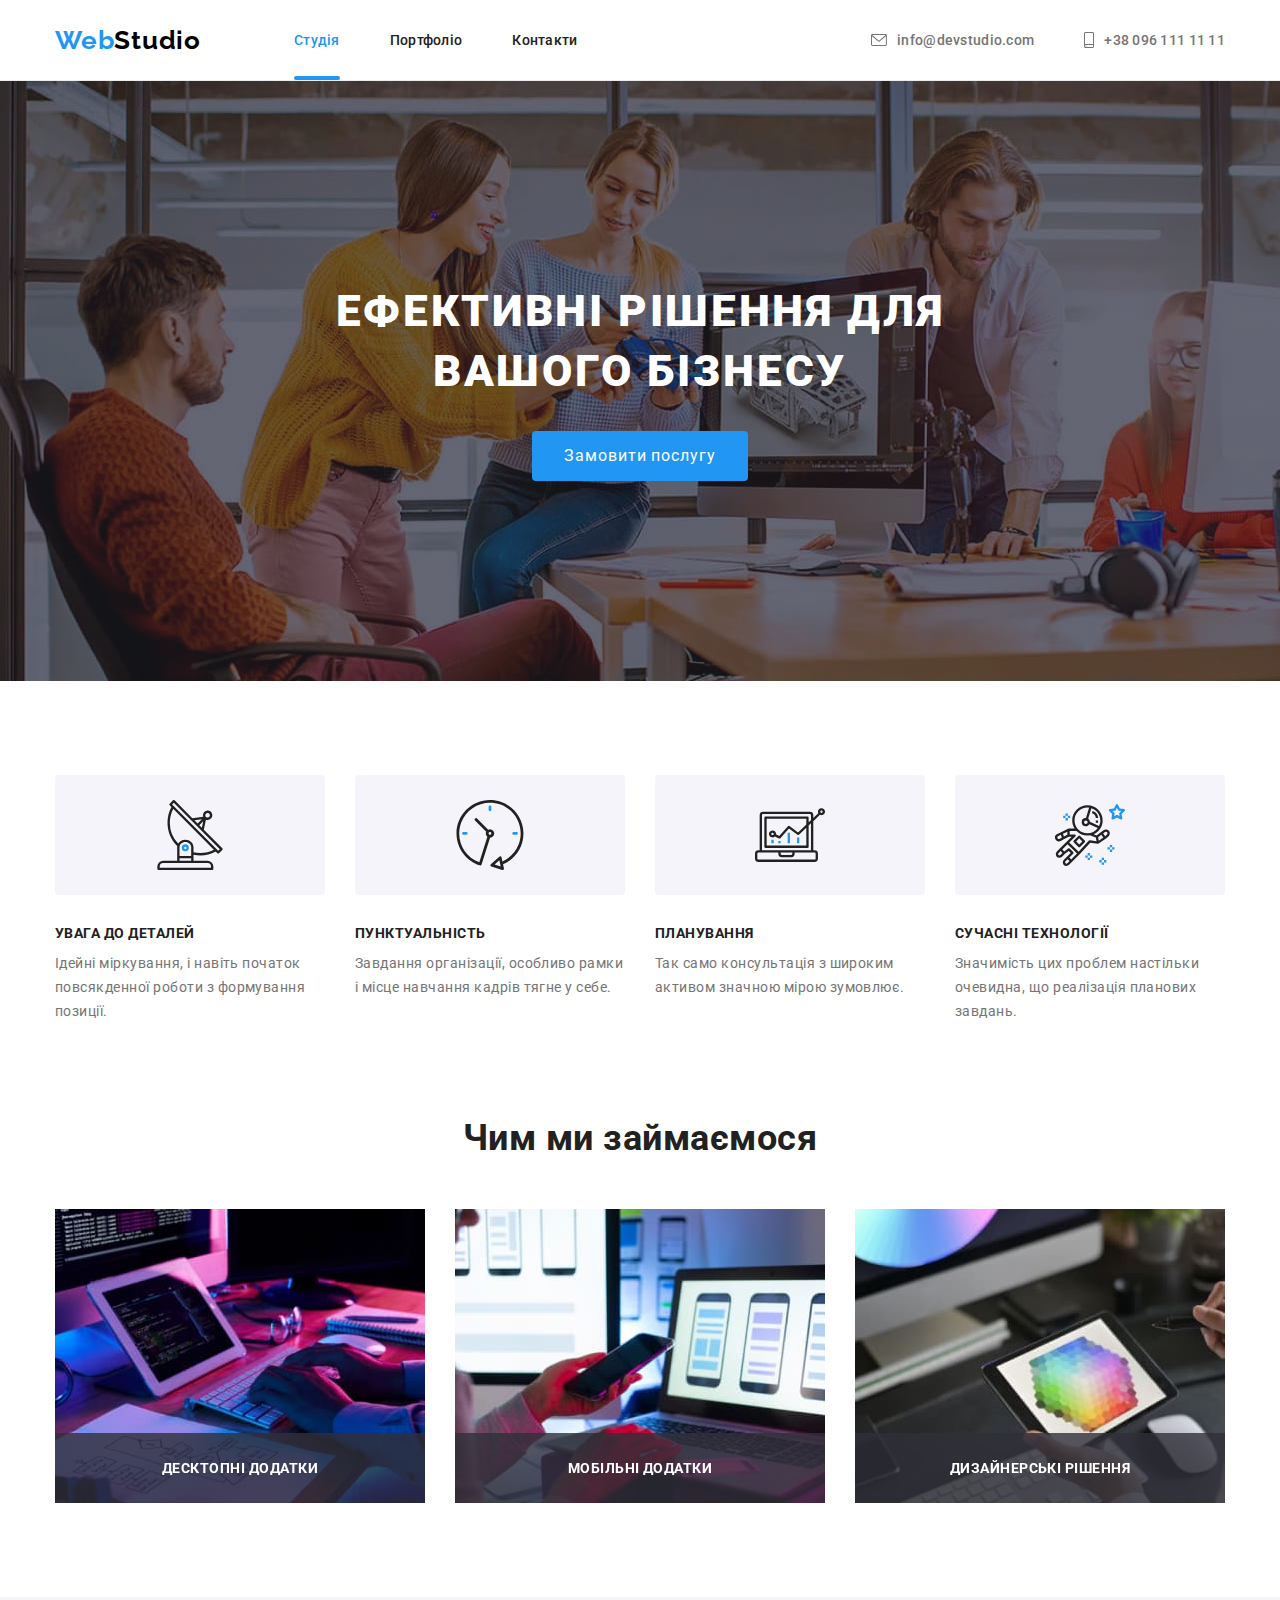
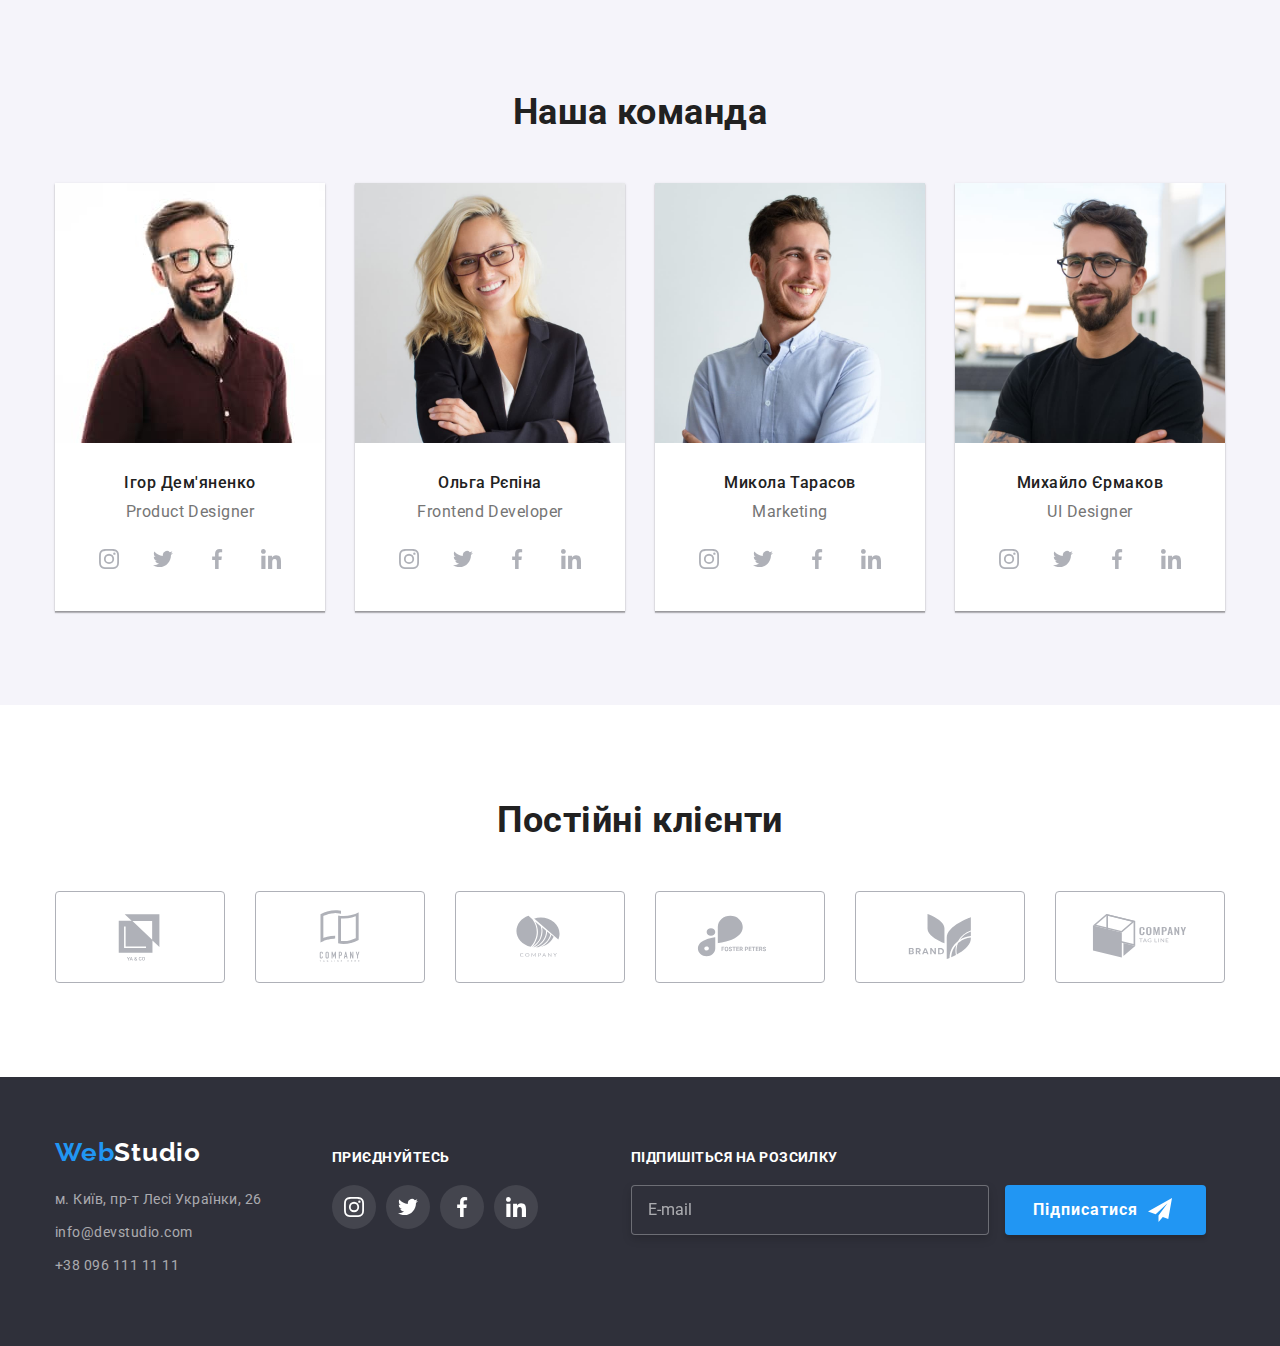
<file: index.html>
<!DOCTYPE html>
<html lang="uk">
  <head>
    <meta charset="UTF-8" />
    <meta http-equiv="X-UA-Compatible" content="IE=edge" />
    <meta name="viewport" content="width=device-width, initial-scale=1.0" />
    <title>Студія</title>
    <link
      href="https://fonts.googleapis.com/css2?family=Raleway:wght@700&family=Roboto:wght@400;500;700;900&display=swap"
      rel="stylesheet"
    />
    <link
      href="https://cdnjs.cloudflare.com/ajax/libs/modern-normalize/1.1.0/modern-normalize.min.css"
      rel="stylesheet"
    />
    <link href="./css/main.min.css" rel="stylesheet" />
  </head>
  <body>
    <!-- Хедер -->

    <header class="header">
      <div class="container main-nav">
        <a href="./index.html" class="logo"
          ><span class="logo__text">Web</span>Studio</a
        >
        <nav>
          <ul class="site-nav">
            <li class="site-nav__item">
              <a
                href="./index.html"
                class="site-nav__link site-nav__link--current"
                >Студія</a
              >
            </li>
            <li class="site-nav__item">
              <a href="./portfolio.html" class="site-nav__link">Портфоліо</a>
            </li>
            <li class="site-nav__item">
              <a href="" class="site-nav__link">Контакти</a>
            </li>
          </ul>
        </nav>
        <ul class="contacts">
          <li class="contacts__item">
            <a href="mailto:info@devstudio.com" class="contacts__link">
              <svg class="contacts__icon" width="16px" height="12px">
                <use href="./images/icons.svg#icon-envelope"></use>
              </svg>
              info@devstudio.com</a
            >
          </li>
          <li class="contacts__item">
            <a href="tel:+380961111111" class="contacts__link"
              ><svg class="contacts__icon" width="10px" height="16px">
                <use href="./images/icons.svg#icon-smartphone"></use>
              </svg>
              +38 096 111 11 11</a
            >
          </li>
        </ul>
      </div>
    </header>
    <main>
      <!-- Герой -->

      <section class="hero section background-hero">
        <div class="container">
          <h1 class="hero__title">Ефективні рішення для вашого бізнесу</h1>
          <button type="button" class="hero__button" data-modal-open>
            Замовити послугу
          </button>
        </div>
      </section>

      <div class="backdrop is-hidden" data-modal>
        <div class="modal">
          <form class="form">
            <h2 class="form__header">Залиште свої дані, ми вам передзвонимо</h2>
            <label class="form__field">
              <span class="form__label">Ім'я</span>
              <input type="text" name="name" class="form__input" />
              <svg class="form__icon" width="18px" height="18px">
                <use href="./images/icons.svg#icon-name-form-icon"></use>
              </svg>
            </label>

            <label class="form__field">
              <span class="form__label">Телефон</span>
              <input type="tel" name="tel" class="form__input" />
              <svg class="form__icon" width="18px" height="18px">
                <use href="./images/icons.svg#icon-phone-form-icon"></use>
              </svg>
            </label>

            <label class="form__field">
              <span class="form__label">Пошта</span>
              <input type="email" name="email" class="form__input" />
              <svg class="form__icon" width="18px" height="18px">
                <use href="./images/icons.svg#icon-email-form-icon"></use>
              </svg>
            </label>

            <label class="form__field">
              <textarea
                name="comment"
                placeholder="Введіть текст"
                class="form__input form__input--comment"
              ></textarea>
            </label>

            <label class="form__policy">
              <input
                type="checkbox"
                name="policy"
                class="form__checkbox--hidden"
              />
              <span class="form__checkbox"></span>Погоджуюся з розсилкою та
              приймаю <a href="" class="form__link">Умови договору</a></label
            >
            <div class="submit-center">
              <button type="submit" class="form__button">Відправити</button>
            </div>
          </form>
          <button class="modal__close-button" data-modal-close>
            <svg width="18px" height="18px">
              <use href="./images/icons.svg#icon-close-icon"></use>
            </svg>
          </button>
        </div>
      </div>

      <!-- Переваги -->

      <section class="section">
        <div class="container">
          <h2 class="advantages__header--visually-hidden">Переваги компанії</h2>
          <ul class="advantages">
            <li class="advantages__item">
              <div class="advantages__icon">
                <svg width="70px" height="70px">
                  <use href="./images/icons.svg#icon-antenna"></use>
                </svg>
              </div>
              <h3 class="advantages__title">УВАГА ДО ДЕТАЛЕЙ</h3>
              <p class="advantages__text">
                Ідейні міркування, і навіть початок повсякденної роботи з
                формування позиції.
              </p>
            </li>
            <li class="advantages__item">
              <div class="advantages__icon">
                <svg width="70px" height="70px">
                  <use href="./images/icons.svg#icon-clock"></use>
                </svg>
              </div>
              <h3 class="advantages__title">ПУНКТУАЛЬНІСТЬ</h3>
              <p class="advantages__text">
                Завдання організації, особливо рамки і місце навчання кадрів
                тягне у себе.
              </p>
            </li>
            <li class="advantages__item">
              <div class="advantages__icon">
                <svg width="70px" height="70px">
                  <use href="./images/icons.svg#icon-diagram"></use>
                </svg>
              </div>
              <h3 class="advantages__title">ПЛАНУВАННЯ</h3>
              <p class="advantages__text">
                Так само консультація з широким активом значною мірою зумовлює.
              </p>
            </li>
            <li class="advantages__item">
              <div class="advantages__icon">
                <svg width="70px" height="70px">
                  <use href="./images/icons.svg#icon-astronaut"></use>
                </svg>
              </div>
              <h3 class="advantages__title">СУЧАСНІ ТЕХНОЛОГІЇ</h3>
              <p class="advantages__text">
                Значимість цих проблем настільки очевидна, що реалізація
                планових завдань.
              </p>
            </li>
          </ul>
        </div>
      </section>

      <!-- Діяльність -->

      <section class="activity section">
        <div class="container">
          <h2 class="activity__header">Чим ми займаємося</h2>
          <ul class="activity__list">
            <li class="activity__item">
              <img
                src="./images/img.jpg"
                alt="робочий стіл з планшетом та клавіатурою"
                width="370"
                height="294"
              />
              <p class="activity__text">Десктопні додатки</p>
            </li>
            <li class="activity__item">
              <img
                src="./images/img(1).jpg"
                alt="ноутбук та смартфон в руках людини"
                width="370"
                height="294"
              />
              <p class="activity__text">Мобільні додатки</p>
            </li>
            <li class="activity__item">
              <img
                src="images/img(2).jpg"
                alt="планшет в руках людини"
                width="370"
                height="294"
              />
              <p class="activity__text">Дизайнерські рішення</p>
            </li>
          </ul>
        </div>
      </section>

      <!-- Команда -->

      <section class="team section">
        <div class="container">
          <h2 class="team__title">Наша команда</h2>
          <ul class="team__list">
            <li class="team__member">
              <img
                src="./images/ihor.jpg"
                alt="портрет Ігоря Дем'яненко"
                width="270"
                height="260"
              />
              <h3 class="team__name">Ігор Дем'яненко</h3>
              <p lang="en" class="team__position">Product Designer</p>
              <ul class="social-links">
                <li class="social-links__item">
                  <a href="" class="social-links__link"
                    ><svg class="social-links__icon" width="20px" height="20px">
                      <use href="./images/icons.svg#icon-instagram-team"></use>
                    </svg>
                  </a>
                </li>
                <li class="social-links__item">
                  <a href="" class="social-links__link"
                    ><svg class="social-links__icon" width="20px" height="20px">
                      <use href="./images/icons.svg#icon-twitter-team"></use>
                    </svg>
                  </a>
                </li>
                <li class="social-links__item">
                  <a href="" class="social-links__link"
                    ><svg class="social-links__icon" width="20px" height="20px">
                      <use href="./images/icons.svg#icon-facebook-team"></use>
                    </svg>
                  </a>
                </li>
                <li class="social-links__item">
                  <a href="" class="social-links__link"
                    ><svg class="social-links__icon" width="20px" height="20px">
                      <use href="./images/icons.svg#icon-linkedin-team"></use>
                    </svg>
                  </a>
                </li>
              </ul>
            </li>
            <li class="team__member">
              <img
                src="./images/olha.jpg"
                alt="портрет Ольги Рєпіной"
                width="270"
                height="260"
              />
              <h3 class="team__name">Ольга Рєпіна</h3>
              <p lang="en" class="team__position">Frontend Developer</p>
              <ul class="social-links">
                <li class="social-links__item">
                  <a href="" class="social-links__link"
                    ><svg class="social-links__icon" width="20px" height="20px">
                      <use href="./images/icons.svg#icon-instagram-team"></use>
                    </svg>
                  </a>
                </li>
                <li class="social-links__item">
                  <a href="" class="social-links__link"
                    ><svg class="social-links__icon" width="20px" height="20px">
                      <use href="./images/icons.svg#icon-twitter-team"></use>
                    </svg>
                  </a>
                </li>
                <li class="social-links__item">
                  <a href="" class="social-links__link"
                    ><svg class="social-links__icon" width="20px" height="20px">
                      <use href="./images/icons.svg#icon-facebook-team"></use>
                    </svg>
                  </a>
                </li>
                <li class="social-links__item">
                  <a href="" class="social-links__link"
                    ><svg class="social-links__icon" width="20px" height="20px">
                      <use href="./images/icons.svg#icon-linkedin-team"></use>
                    </svg>
                  </a>
                </li>
              </ul>
            </li>
            <li class="team__member">
              <img
                src="./images/mykola.jpg"
                alt="портрет Миколи Тарасова"
                width="270"
                height="260"
              />
              <h3 class="team__name">Микола Тарасов</h3>
              <p lang="en" class="team__position">Marketing</p>
              <ul class="social-links">
                <li class="social-links__item">
                  <a href="" class="social-links__link"
                    ><svg class="social-links__icon" width="20px" height="20px">
                      <use href="./images/icons.svg#icon-instagram-team"></use>
                    </svg>
                  </a>
                </li>
                <li class="social-links__item">
                  <a href="" class="social-links__link"
                    ><svg class="social-links__icon" width="20px" height="20px">
                      <use href="./images/icons.svg#icon-twitter-team"></use>
                    </svg>
                  </a>
                </li>
                <li class="social-links__item">
                  <a href="" class="social-links__link"
                    ><svg class="social-links__icon" width="20px" height="20px">
                      <use href="./images/icons.svg#icon-facebook-team"></use>
                    </svg>
                  </a>
                </li>
                <li class="social-links__item">
                  <a href="" class="social-links__link"
                    ><svg class="social-links__icon" width="20px" height="20px">
                      <use href="./images/icons.svg#icon-linkedin-team"></use>
                    </svg>
                  </a>
                </li>
              </ul>
            </li>
            <li class="team__member">
              <img
                src="./images/mykhailo.jpg"
                alt="портрет Михайла Єрмакова"
                width="270"
                height="260"
              />
              <h3 class="team__name">Михайло Єрмаков</h3>
              <p lang="en" class="team__position">UI Designer</p>
              <ul class="social-links">
                <li class="social-links__item">
                  <a href="" class="social-links__link"
                    ><svg class="social-links__icon" width="20px" height="20px">
                      <use href="./images/icons.svg#icon-instagram-team"></use>
                    </svg>
                  </a>
                </li>
                <li class="social-links__item">
                  <a href="" class="social-links__link"
                    ><svg class="social-links__icon" width="20px" height="20px">
                      <use href="./images/icons.svg#icon-twitter-team"></use>
                    </svg>
                  </a>
                </li>
                <li class="social-links__item">
                  <a href="" class="social-links__link"
                    ><svg class="social-links__icon" width="20px" height="20px">
                      <use href="./images/icons.svg#icon-facebook-team"></use>
                    </svg>
                  </a>
                </li>
                <li class="social-links__item">
                  <a href="" class="social-links__link"
                    ><svg class="social-links__icon" width="20px" height="20px">
                      <use href="./images/icons.svg#icon-linkedin-team"></use>
                    </svg>
                  </a>
                </li>
              </ul>
            </li>
          </ul>
        </div>
      </section>
    </main>

    <!-- Клієнти -->

    <section class="section">
      <div class="container">
        <h2 class="clients__title">Постійні клієнти</h2>
        <ul class="clients">
          <li class="clients__item">
            <a href="" class="clients__link"
              ><svg class="clients__logo" width="106px" height="60px">
                <use href="./images/icons.svg#icon-client-1"></use>
              </svg>
            </a>
          </li>
          <li class="clients__item">
            <a href="" class="clients__link"
              ><svg class="clients__logo" width="106px" height="60px">
                <use href="./images/icons.svg#icon-client-2"></use>
              </svg>
            </a>
          </li>
          <li class="clients__item">
            <a href="" class="clients__link"
              ><svg class="clients__logo" width="106px" height="60px">
                <use href="./images/icons.svg#icon-client-3"></use>
              </svg>
            </a>
          </li>
          <li class="clients__item">
            <a href="" class="clients__link"
              ><svg class="clients__logo" width="106px" height="60px">
                <use href="./images/icons.svg#icon-client-4"></use>
              </svg>
            </a>
          </li>
          <li class="clients__item">
            <a href="" class="clients__link"
              ><svg class="clients__logo" width="106px" height="60px">
                <use href="./images/icons.svg#icon-client-5"></use>
              </svg>
            </a>
          </li>
          <li class="clients__item">
            <a href="" class="clients__link"
              ><svg class="clients__logo" width="106px" height="60px">
                <use href="./images/icons.svg#icon-client-6"></use>
              </svg>
            </a>
          </li>
        </ul>
      </div>
    </section>

    <!-- Футер -->

    <footer class="footer">
      <div class="container footer-flex">
        <div class="address-style">
          <a href="" class="logo footer__logo"
            ><span class="logo__text">Web</span>Studio</a
          >
          <address class="address">
            <a
              href="https://goo.gl/maps/XgKgjnSqyvrGUe3z9"
              class="address__link"
              >м. Київ, пр-т Лесі Українки, 26</a
            ><br />
            <a href="mailto:info@devstudio.com" class="address__link"
              >info@devstudio.com</a
            ><br />
            <a href="tel:+380961111111" class="address__link"
              >+38 096 111 11 11</a
            >
          </address>
        </div>
        <div class="social-networks">
          <h2 class="social-networks__header">приєднуйтесь</h2>
          <ul class="social-networks__list">
            <li class="social-networks__item">
              <a href="" class="social-networks__link"
                ><svg class="social-networks__logo" width="20px" height="20px">
                  <use href="./images/icons.svg#icon-instagram-footer"></use>
                </svg>
              </a>
            </li>
            <li class="social-networks__item">
              <a href="" class="social-networks__link"
                ><svg class="social-networks__logo" width="20px" height="20px">
                  <use href="./images/icons.svg#icon-twitter-footer"></use>
                </svg>
              </a>
            </li>
            <li class="social-networks__item">
              <a href="" class="social-networks__link"
                ><svg class="social-networks__logo" width="20px" height="20px">
                  <use href="./images/icons.svg#icon-facebook-footer"></use>
                </svg>
              </a>
            </li>
            <li class="social-networks__item">
              <a href="" class="social-networks__link"
                ><svg class="social-networks__logo" width="20px" height="20px">
                  <use href="./images/icons.svg#icon-linkedin-footer"></use>
                </svg>
              </a>
            </li>
          </ul>
        </div>
        <div class="mailing">
          <form>
            <h2 class="mailing__header">Підпишіться на розсилку</h2>
            <input
              type="email"
              name="email"
              id="email"
              placeholder="E-mail"
              class="mailing__input"
            />
            <button type="submit" class="mailing__button">
              Підписатися
              <svg class="mailing__icon" width="24px" height="24px">
                <use href="./images/icons.svg#icon-icon-send"></use>
              </svg>
            </button>
          </form>
        </div>
      </div>
    </footer>
    <script src="./js/modal.js"></script>
  </body>
</html>
</file>
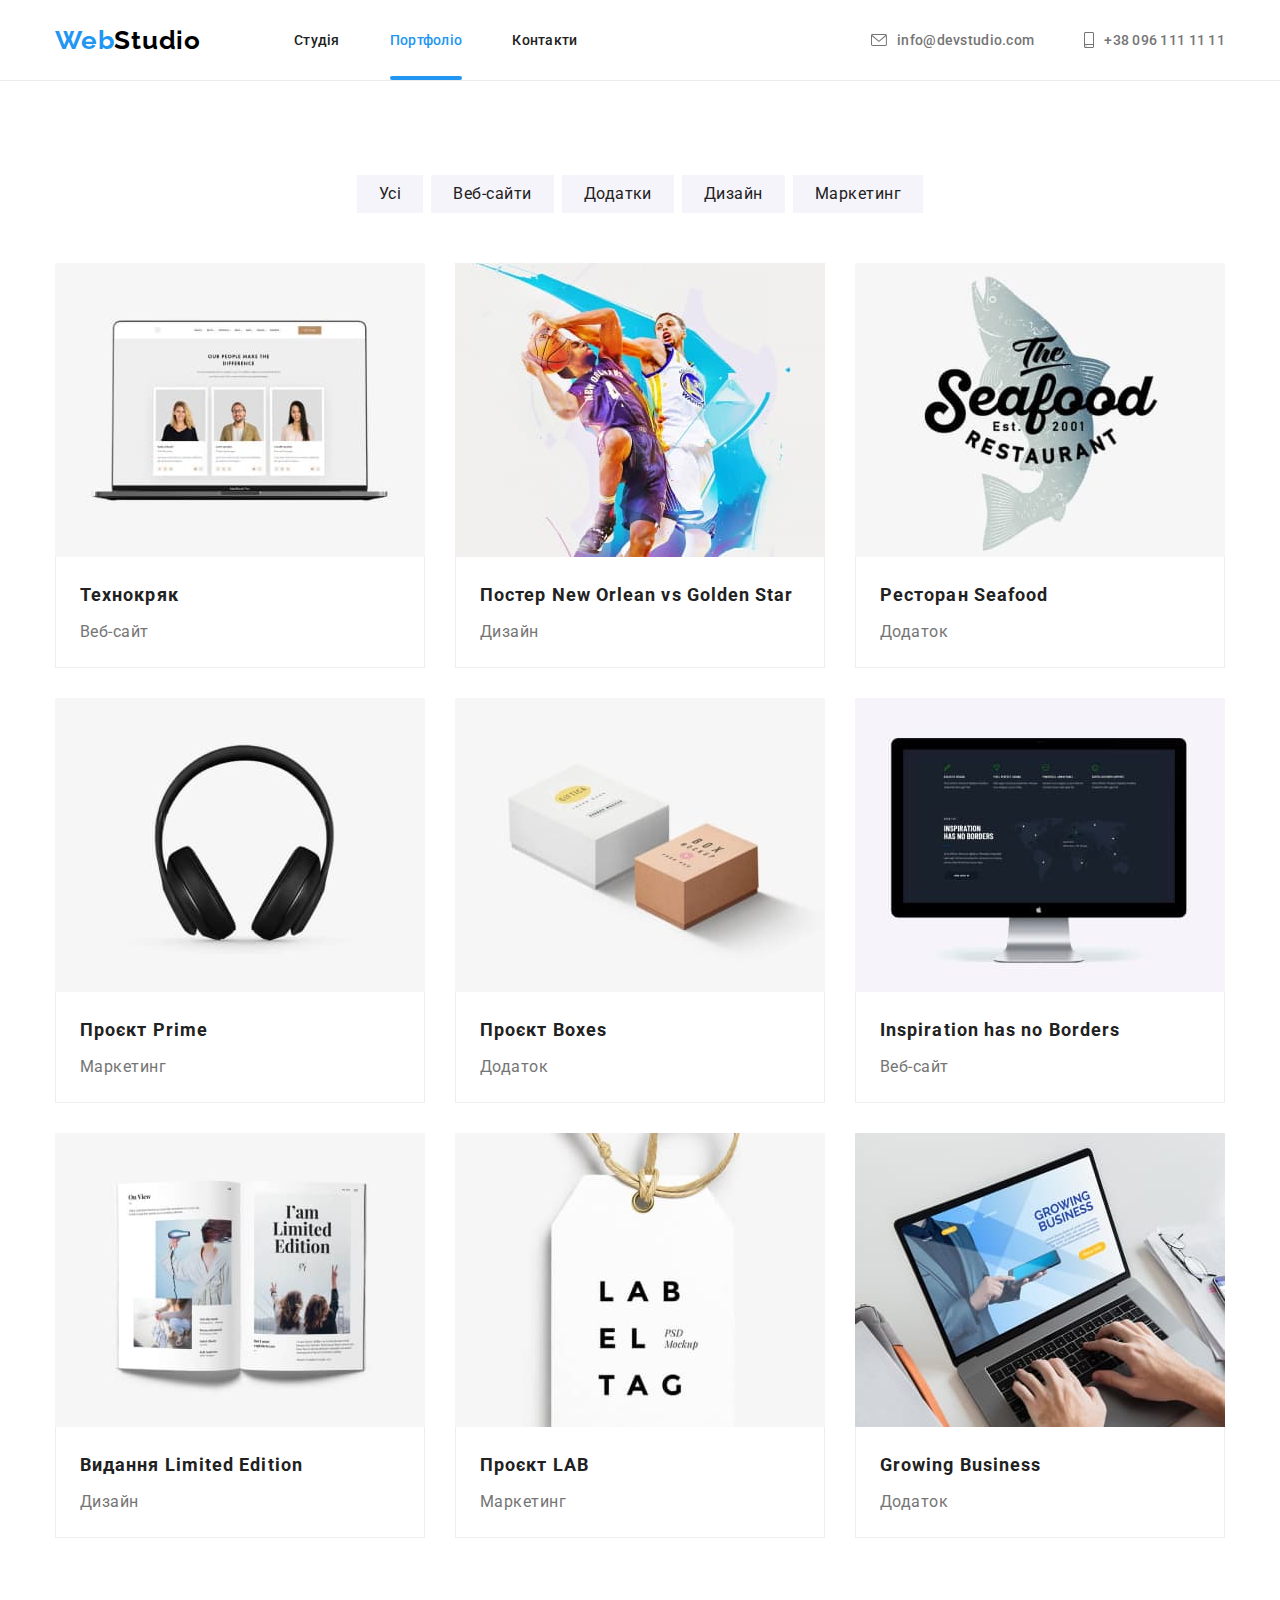
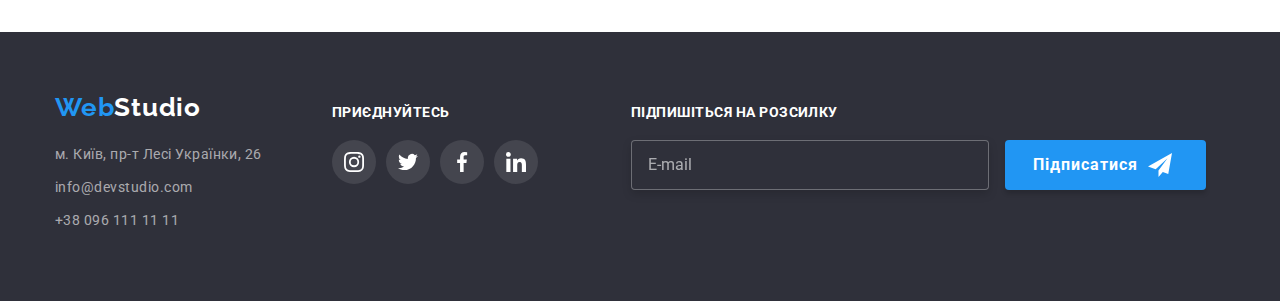
<file: portfolio.html>
<!DOCTYPE html>
<html lang="uk">
  <head>
    <meta charset="UTF-8" />
    <meta http-equiv="X-UA-Compatible" content="IE=edge" />
    <meta name="viewport" content="width=device-width, initial-scale=1.0" />
    <title>Портфоліо</title>
    <link
      href="https://fonts.googleapis.com/css2?family=Raleway:wght@700&family=Roboto:wght@400;500;700;900&display=swap"
      rel="stylesheet"
    />
    <link
      href="https://cdnjs.cloudflare.com/ajax/libs/modern-normalize/1.1.0/modern-normalize.min.css"
      rel="stylesheet"
    />
    <link href="./css/main.min.css" rel="stylesheet" />
  </head>
  <body>
    <header class="header">
      <div class="container main-nav">
        <a href="./index.html" class="logo"
          ><span class="logo__text">Web</span>Studio</a
        >
        <nav>
          <ul class="site-nav">
            <li class="site-nav__item">
              <a href="./index.html" class="site-nav__link">Студія</a>
            </li>
            <li class="site-nav__item">
              <a
                href="./portfolio.html"
                class="site-nav__link site-nav__link--current"
                >Портфоліо</a
              >
            </li>
            <li class="site-nav__item">
              <a href="" class="site-nav__link">Контакти</a>
            </li>
          </ul>
        </nav>
        <ul class="contacts">
          <li class="contacts__item">
            <a href="mailto:info@devstudio.com" class="contacts__link">
              <svg class="contacts__icon" width="16px" height="12px">
                <use href="./images/icons.svg#icon-envelope"></use>
              </svg>
              info@devstudio.com</a
            >
          </li>
          <li class="contacts__item">
            <a href="tel:+380961111111" class="contacts__link"
              ><svg class="contacts__icon" width="10px" height="16px">
                <use href="./images/icons.svg#icon-smartphone"></use>
              </svg>
              +38 096 111 11 11</a
            >
          </li>
        </ul>
      </div>
    </header>
    <main>
      <!-- Приклади робіт -->

      <section class="portfolio section">
        <div class="container">
          <h1 class="portfolio__header--visually-hidden">Наше портфоліо</h1>
          <ul class="portfolio__filter">
            <li class="portfolio__item">
              <button
                type="button"
                class="portfolio__button portfolio__button---wide"
              >
                Усі
              </button>
            </li>
            <li class="portfolio__item">
              <button type="button" class="portfolio__button">Веб-сайти</button>
            </li>
            <li class="portfolio__item">
              <button type="button" class="portfolio__button">Додатки</button>
            </li>
            <li class="portfolio__item">
              <button type="button" class="portfolio__button">Дизайн</button>
            </li>
            <li class="portfolio__item">
              <button type="button" class="portfolio__button">Маркетинг</button>
            </li>
          </ul>
          <ul class="portfolio__examples">
            <li class="portfolio__example">
              <a href="" class="portfolio__link">
                <div class="portfolio__thumb">
                  <img
                    src="./images/second-hw/1.jpg"
                    alt="ноутбук"
                    width="370"
                    height="294"
                  />
                  <div class="overlay">
                    <p class="overlay__text">
                      Ресурс пропонує комплексні пропозиції з різним рівнем
                      функціоналу та сервісів. Все це дозволить відвідувачу
                      отримати вичерпні відомості про компанію чи приватну
                      особу.
                    </p>
                  </div>
                </div>
                <div class="content-border">
                  <h2 class="portfolio__title">Технокряк</h2>
                  <p class="portfolio__text">Веб-сайт</p>
                </div>
              </a>
            </li>
            <li class="portfolio__example">
              <a href="" class="portfolio__link">
                <div class="portfolio__thumb">
                  <img
                    src="./images/second-hw/2.jpg"
                    alt="два баскетболісти"
                    width="370"
                    height="294"
                  />
                  <div class="overlay">
                    <p class="overlay__text">
                      Ресурс пропонує комплексні пропозиції з різним рівнем
                      функціоналу та сервісів. Все це дозволить відвідувачу
                      отримати вичерпні відомості про компанію чи приватну
                      особу.
                    </p>
                  </div>
                </div>
                <div class="content-border">
                  <h2 class="portfolio__title">
                    Постер New Orlean vs Golden Star
                  </h2>
                  <p class="portfolio__text">Дизайн</p>
                </div>
              </a>
            </li>
            <li class="portfolio__example">
              <a href="" class="portfolio__link">
                <div class="portfolio__thumb">
                  <img
                    src="./images/second-hw/3.jpg"
                    alt="лого ресторану"
                    width="370"
                    height="294"
                  />
                  <div class="overlay">
                    <p class="overlay__text">
                      Ресурс пропонує комплексні пропозиції з різним рівнем
                      функціоналу та сервісів. Все це дозволить відвідувачу
                      отримати вичерпні відомості про компанію чи приватну
                      особу.
                    </p>
                  </div>
                </div>
                <div class="content-border">
                  <h2 class="portfolio__title">Ресторан Seafood</h2>
                  <p class="portfolio__text">Додаток</p>
                </div>
              </a>
            </li>
            <li class="portfolio__example">
              <a href="" class="portfolio__link">
                <div class="portfolio__thumb">
                  <img
                    src="./images/second-hw/4.jpg"
                    alt="навушники"
                    width="370"
                    height="294"
                  />
                  <div class="overlay">
                    <p class="overlay__text">
                      Ресурс пропонує комплексні пропозиції з різним рівнем
                      функціоналу та сервісів. Все це дозволить відвідувачу
                      отримати вичерпні відомості про компанію чи приватну
                      особу.
                    </p>
                  </div>
                </div>
                <div class="content-border">
                  <h2 class="portfolio__title">Проєкт Prime</h2>
                  <p class="portfolio__text">Маркетинг</p>
                </div>
              </a>
            </li>
            <li class="portfolio__example">
              <a href="" class="portfolio__link">
                <div class="portfolio__thumb">
                  <img
                    src="./images/second-hw/5.jpg"
                    alt="дві коробки"
                    width="370"
                    height="294"
                  />
                  <div class="overlay">
                    <p class="overlay__text">
                      Ресурс пропонує комплексні пропозиції з різним рівнем
                      функціоналу та сервісів. Все це дозволить відвідувачу
                      отримати вичерпні відомості про компанію чи приватну
                      особу.
                    </p>
                  </div>
                </div>
                <div class="content-border">
                  <h2 class="portfolio__title">Проєкт Boxes</h2>
                  <p class="portfolio__text">Додаток</p>
                </div>
              </a>
            </li>
            <li class="portfolio__example">
              <a href="" class="portfolio__link">
                <div class="portfolio__thumb">
                  <img
                    src="./images/second-hw/6.jpg"
                    alt="монітор"
                    width="370"
                    height="294"
                  />
                  <div class="overlay">
                    <p class="overlay__text">
                      Ресурс пропонує комплексні пропозиції з різним рівнем
                      функціоналу та сервісів. Все це дозволить відвідувачу
                      отримати вичерпні відомості про компанію чи приватну
                      особу.
                    </p>
                  </div>
                </div>
                <div class="content-border">
                  <h2 class="portfolio__title">Inspiration has no Borders</h2>
                  <p class="portfolio__text">Веб-сайт</p>
                </div>
              </a>
            </li>
            <li class="portfolio__example">
              <a href="" class="portfolio__link">
                <div class="portfolio__thumb">
                  <img
                    src="./images/second-hw/7.jpg"
                    alt="відкрита книга"
                    width="370"
                    height="294"
                  />
                  <div class="overlay">
                    <p class="overlay__text">
                      Ресурс пропонує комплексні пропозиції з різним рівнем
                      функціоналу та сервісів. Все це дозволить відвідувачу
                      отримати вичерпні відомості про компанію чи приватну
                      особу.
                    </p>
                  </div>
                </div>
                <div class="content-border">
                  <h2 class="portfolio__title">Видання Limited Edition</h2>
                  <p class="portfolio__text">Дизайн</p>
                </div>
              </a>
            </li>
            <li class="portfolio__example">
              <a href="" class="portfolio__link">
                <div class="portfolio__thumb">
                  <img
                    src="./images/second-hw/8.jpg"
                    alt="бірка для одягу"
                    width="370"
                    height="294"
                  />
                  <div class="overlay">
                    <p class="overlay__text">
                      Ресурс пропонує комплексні пропозиції з різним рівнем
                      функціоналу та сервісів. Все це дозволить відвідувачу
                      отримати вичерпні відомості про компанію чи приватну
                      особу.
                    </p>
                  </div>
                </div>
                <div class="content-border">
                  <h2 class="portfolio__title">Проєкт LAB</h2>
                  <p class="portfolio__text">Маркетинг</p>
                </div>
              </a>
            </li>
            <li class="portfolio__example">
              <a href="" class="portfolio__link">
                <div class="portfolio__thumb">
                  <img
                    src="./images/second-hw/9.jpg"
                    alt="ноутбук на столі"
                    width="370"
                    height="294"
                  />
                  <div class="overlay">
                    <p class="overlay__text">
                      Ресурс пропонує комплексні пропозиції з різним рівнем
                      функціоналу та сервісів. Все це дозволить відвідувачу
                      отримати вичерпні відомості про компанію чи приватну
                      особу.
                    </p>
                  </div>
                </div>
                <div class="content-border">
                  <h2 class="portfolio__title">Growing Business</h2>
                  <p class="portfolio__text">Додаток</p>
                </div>
              </a>
            </li>
          </ul>
        </div>
      </section>
    </main>

    <!-- Футер -->

    <footer class="footer">
      <div class="container footer-flex">
        <div class="address-style">
          <a href="" class="logo footer__logo"
            ><span class="logo__text">Web</span>Studio</a
          >
          <address class="address">
            <a
              href="https://goo.gl/maps/XgKgjnSqyvrGUe3z9"
              class="address__link"
              >м. Київ, пр-т Лесі Українки, 26</a
            ><br />
            <a href="mailto:info@devstudio.com" class="address__link"
              >info@devstudio.com</a
            ><br />
            <a href="tel:+380961111111" class="address__link"
              >+38 096 111 11 11</a
            >
          </address>
        </div>
        <div class="social-networks">
          <h2 class="social-networks__header">приєднуйтесь</h2>
          <ul class="social-networks__list">
            <li class="social-networks__item">
              <a href="" class="social-networks__link"
                ><svg class="social-networks__logo" width="20px" height="20px">
                  <use href="./images/icons.svg#icon-instagram-footer"></use>
                </svg>
              </a>
            </li>
            <li class="social-networks__item">
              <a href="" class="social-networks__link"
                ><svg class="social-networks__logo" width="20px" height="20px">
                  <use href="./images/icons.svg#icon-twitter-footer"></use>
                </svg>
              </a>
            </li>
            <li class="social-networks__item">
              <a href="" class="social-networks__link"
                ><svg class="social-networks__logo" width="20px" height="20px">
                  <use href="./images/icons.svg#icon-facebook-footer"></use>
                </svg>
              </a>
            </li>
            <li class="social-networks__item">
              <a href="" class="social-networks__link"
                ><svg class="social-networks__logo" width="20px" height="20px">
                  <use href="./images/icons.svg#icon-linkedin-footer"></use>
                </svg>
              </a>
            </li>
          </ul>
        </div>
        <div class="mailing">
          <form>
            <h2 class="mailing__header">Підпишіться на розсилку</h2>
            <input
              type="email"
              name="email"
              id="email"
              placeholder="E-mail"
              class="mailing__input"
            />
            <button type="submit" class="mailing__button">
              Підписатися
              <svg class="mailing__icon" width="24px" height="24px">
                <use href="./images/icons.svg#icon-icon-send"></use>
              </svg>
            </button>
          </form>
        </div>
      </div>
    </footer>
  </body>
</html>
</file>
<file: css/main.min.css>
body{font-family:"Roboto",sans-serif;letter-spacing:.03em;color:#212121}ul{list-style:none;padding:0;margin:0}h1,h2,h3,p{margin-top:0;margin-bottom:0}img{display:block}.container{width:1200px;padding-left:15px;padding-right:15px;margin-left:auto;margin-right:auto}.section{padding-top:94px;padding-bottom:94px}.header{background-color:#fff;font-size:14px;font-weight:500;line-height:1.1428571429;letter-spacing:.02em;border-bottom:1px solid #ececec}.logo{font-family:"Raleway",sans-serif;font-size:26px;font-weight:700;line-height:1.1538461538;letter-spacing:.03em;text-decoration:none;color:#000}.logo__text{color:#2196f3}.main-nav{display:-webkit-box;display:-ms-flexbox;display:flex;-webkit-box-align:center;-ms-flex-align:center;align-items:center}.site-nav{display:-webkit-box;display:-ms-flexbox;display:flex;margin-left:93px}.site-nav__item:not(:last-child){margin-right:50px}.site-nav__link{position:relative;color:#212121;display:block;padding-top:32px;padding-bottom:32px;text-decoration:none;-webkit-transition:color 250ms cubic-bezier(0.4, 0, 0.2, 1);transition:color 250ms cubic-bezier(0.4, 0, 0.2, 1)}.site-nav__link:hover,.site-nav__link:focus{color:#2196f3}.site-nav__link--current{color:#2196f3}.site-nav__link--current::after{content:"";position:absolute;width:100%;height:4px;bottom:0;left:0;background-color:#2196f3;border-radius:2px}.contacts{margin-left:auto;display:-webkit-box;display:-ms-flexbox;display:flex}.contacts__item:not(:last-child){margin-right:50px}.contacts__link{color:#757575;display:-webkit-box;display:-ms-flexbox;display:flex;-webkit-box-align:center;-ms-flex-align:center;align-items:center;padding-top:32px;padding-bottom:32px;text-decoration:none;-webkit-transition:color 250ms cubic-bezier(0.4, 0, 0.2, 1);transition:color 250ms cubic-bezier(0.4, 0, 0.2, 1)}.contacts__link:hover,.contacts__link:focus{color:#2196f3}.contacts__icon{margin-right:10px;fill:currentColor}.hero{background-color:#2f303a;text-align:center;-webkit-box-align:center;-ms-flex-align:center;align-items:center}.background-hero{background-image:-webkit-gradient(linear, left top, right top, from(rgba(47, 48, 58, 0.4)), to(rgba(47, 48, 58, 0.4))),url(../images/background-hero.jpg);background-image:linear-gradient(to right, rgba(47, 48, 58, 0.4), rgba(47, 48, 58, 0.4)),url(../images/background-hero.jpg);max-width:1600px;height:600px}.hero__title{font-size:44px;font-weight:900;line-height:1.3636363636;letter-spacing:.06em;color:#fff;width:696px;text-transform:uppercase;margin-top:106px;margin-bottom:30px;margin-left:auto;margin-right:auto}.hero__button{display:inline-block;border:none;font-family:inherit;font-size:16px;line-height:1.875;letter-spacing:.06em;cursor:pointer;color:#fff;background-color:#2196f3;min-width:216px;padding:10px 32px;border-radius:4px;-webkit-transition:color 250ms cubic-bezier(0.4, 0, 0.2, 1),background-color 250ms cubic-bezier(0.4, 0, 0.2, 1);transition:color 250ms cubic-bezier(0.4, 0, 0.2, 1),background-color 250ms cubic-bezier(0.4, 0, 0.2, 1)}.hero__button:hover,.hero__button:focus{color:#2196f3;background-color:#fff}.backdrop{position:fixed;top:0;left:0;width:100%;height:100%;background-color:rgba(0,0,0,.2);opacity:1;-webkit-transition:opacity 250ms cubic-bezier(0.4, 0, 0.2, 1);transition:opacity 250ms cubic-bezier(0.4, 0, 0.2, 1)}.backdrop.is-hidden{opacity:0;pointer-events:none}.modal{position:absolute;top:50%;left:50%;-webkit-transform:translate(-50%, -50%) scale(1);transform:translate(-50%, -50%) scale(1);width:528px;height:581px;background-color:#fff;-webkit-transition:-webkit-transform 250ms cubic-bezier(0.4, 0, 0.2, 1);transition:-webkit-transform 250ms cubic-bezier(0.4, 0, 0.2, 1);transition:transform 250ms cubic-bezier(0.4, 0, 0.2, 1);transition:transform 250ms cubic-bezier(0.4, 0, 0.2, 1), -webkit-transform 250ms cubic-bezier(0.4, 0, 0.2, 1)}.backdrop.is-hidden .modal{-webkit-transform:translate(-50%, -50%) scale(0.5);transform:translate(-50%, -50%) scale(0.5)}.modal__close-button{position:absolute;right:0;top:0;display:-webkit-inline-box;display:-ms-inline-flexbox;display:inline-flex;-webkit-box-pack:center;-ms-flex-pack:center;justify-content:center;-webkit-box-align:center;-ms-flex-align:center;align-items:center;width:30px;height:30px;background-color:#fff;border:1px solid rgba(0,0,0,.1);border-radius:50%;margin-top:8px;margin-right:8px;-webkit-transition:fill 250ms cubic-bezier(0.4, 0, 0.2, 1);transition:fill 250ms cubic-bezier(0.4, 0, 0.2, 1)}.modal__close-button:hover{fill:#2196f3;cursor:pointer}.form{margin:40px}.form__header{margin-bottom:12px;font-size:20px;line-height:1.15;text-align:center}.form__field{position:relative;display:block;margin-bottom:10px}.form__label{margin-bottom:4px;font-size:12px;line-height:1.1666666667;letter-spacing:.01em;color:#757575}.form__policy{display:-webkit-inline-box;display:-ms-inline-flexbox;display:inline-flex;-webkit-box-align:center;-ms-flex-align:center;align-items:center;font-size:14px;line-height:1.7142857143;color:#757575}.form__link{color:#2196f3}.form__input{width:100%;height:40px;padding-left:42px;border:1px solid rgba(33,33,33,.2);border-radius:4px;outline:none;cursor:pointer;-webkit-transition:border-color 250ms cubic-bezier(0.4, 0, 0.2, 1);transition:border-color 250ms cubic-bezier(0.4, 0, 0.2, 1)}.form__input:hover{border-color:#2196f3}.form__field:focus-within .form__input{border-color:#2196f3}.form__input--comment{padding:12px 16px;height:120px}.form__input--comment::-webkit-input-placeholder{font-size:12px;line-height:1.1666666667;letter-spacing:.01em;color:rgba(117,117,117,.5)}.form__input--comment::-moz-placeholder{font-size:12px;line-height:1.1666666667;letter-spacing:.01em;color:rgba(117,117,117,.5)}.form__input--comment:-ms-input-placeholder{font-size:12px;line-height:1.1666666667;letter-spacing:.01em;color:rgba(117,117,117,.5)}.form__input--comment::-ms-input-placeholder{font-size:12px;line-height:1.1666666667;letter-spacing:.01em;color:rgba(117,117,117,.5)}.form__input--comment::placeholder{font-size:12px;line-height:1.1666666667;letter-spacing:.01em;color:rgba(117,117,117,.5)}.form__icon{position:absolute;top:50%;left:0;margin-left:12px;fill:#212121;cursor:pointer;-webkit-transition:fill 250ms cubic-bezier(0.4, 0, 0.2, 1);transition:fill 250ms cubic-bezier(0.4, 0, 0.2, 1)}.form__field:focus-within .form__icon{fill:#2196f3}.form__input:hover+.form__icon{fill:#2196f3}textarea{resize:none}.form__checkbox{display:inline-block;width:16px;height:15px;margin-right:7px;border:2px solid #212121;border-radius:4px}.form__checkbox--hidden{-webkit-appearance:none;-moz-appearance:none;appearance:none;position:absolute}.form__checkbox--hidden:checked+.form__checkbox{background-image:url(../images/icons/check-icon.svg);background-size:contain;background-origin:border-box;border-color:#2196f3}.form__button{display:inline-block;padding:10px 52px;margin-top:30px;font-size:16px;line-height:1.875;letter-spacing:.06em;color:#fff;background-color:#2196f3;-webkit-box-shadow:0px 4px 4px rgba(0,0,0,.15);box-shadow:0px 4px 4px rgba(0,0,0,.15);border-radius:4px;border:none;cursor:pointer;-webkit-transition:background-color 250ms cubic-bezier(0.4, 0, 0.2, 1);transition:background-color 250ms cubic-bezier(0.4, 0, 0.2, 1)}.form__button:hover,.form__button:focus{background-color:#188ce8}.submit-center{text-align:center}.advantages{display:-webkit-box;display:-ms-flexbox;display:flex;-ms-flex-line-pack:justify;align-content:space-between}.advantages__header--visually-hidden{position:absolute;width:1px;height:1px;margin:-1px;border:0;padding:0;white-space:nowrap;-webkit-clip-path:inset(100%);clip-path:inset(100%);clip:rect(0 0 0 0);overflow:hidden}.advantages__item:not(:last-child){margin-right:30px}.advantages__icon{display:-webkit-box;display:-ms-flexbox;display:flex;width:270px;height:120px;background-color:#f5f4fa;border-radius:4px;margin-bottom:30px;-webkit-box-pack:center;-ms-flex-pack:center;justify-content:center;-webkit-box-align:center;-ms-flex-align:center;align-items:center}.advantages__title{font-size:14px;line-height:1.1428571429;margin-bottom:10px}.advantages__text{font-size:14px;line-height:1.7142857143;color:#757575}.activity{padding-top:0}.activity__header{font-size:36px;line-height:1.1666666667;text-align:center;margin-bottom:50px}.activity__list{display:-webkit-box;display:-ms-flexbox;display:flex;-ms-flex-line-pack:justify;align-content:space-between}.activity__item{position:relative}.activity__item:not(:last-child){margin-right:30px}.activity__text{position:absolute;bottom:0;padding-top:27px;padding-bottom:27px;width:100%;font-size:14px;font-weight:700;line-height:1.1428571429;text-transform:uppercase;text-align:center;color:#fff;background-color:rgba(47,48,58,.8)}.team{background-color:#f5f4fa}.team__title{font-size:36px;line-height:1.1666666667;text-align:center;margin-bottom:50px}.team__list{display:-webkit-box;display:-ms-flexbox;display:flex}.team__member{background-color:#fff;-webkit-box-shadow:0px 1px 3px rgba(0,0,0,.12),0px 1px 1px rgba(0,0,0,.14),0px 2px 1px rgba(0,0,0,.2);box-shadow:0px 1px 3px rgba(0,0,0,.12),0px 1px 1px rgba(0,0,0,.14),0px 2px 1px rgba(0,0,0,.2)}.team__member:not(:last-child){margin-right:30px}.team__name{font-size:16px;font-weight:500;line-height:1.1875;text-align:center;padding-top:30px;padding-bottom:10px}.team__position{font-size:16px;line-height:1.1875;color:#757575;text-align:center}.social-links{display:-webkit-box;display:-ms-flexbox;display:flex;margin-left:32px;margin-right:32px;margin-top:16px;margin-bottom:30px}.social-links__item:not(:last-child){margin-right:10px}.social-links__icon{fill:currentColor}.social-links__link{width:44px;height:44px;display:-webkit-box;display:-ms-flexbox;display:flex;-webkit-box-pack:center;-ms-flex-pack:center;justify-content:center;-webkit-box-align:center;-ms-flex-align:center;align-items:center;color:#afb1b8;border-radius:50%;-webkit-transition:color 250ms cubic-bezier(0.4, 0, 0.2, 1),background-color 250ms cubic-bezier(0.4, 0, 0.2, 1);transition:color 250ms cubic-bezier(0.4, 0, 0.2, 1),background-color 250ms cubic-bezier(0.4, 0, 0.2, 1)}.social-links__link:hover,.social-links__link:focus{color:#fff;background-color:#2196f3}.clients{display:-webkit-box;display:-ms-flexbox;display:flex;margin-top:50px}.clients__title{font-size:36px;line-height:1.1666666667;text-align:center}.clients__item:not(:last-child){margin-right:30px}.clients__logo{fill:currentColor}.clients__link{display:-webkit-inline-box;display:-ms-inline-flexbox;display:inline-flex;width:170px;height:92px;border:1px solid #afb1b8;border-radius:4px;color:#afb1b8;-webkit-box-pack:center;-ms-flex-pack:center;justify-content:center;-webkit-box-align:center;-ms-flex-align:center;align-items:center;-webkit-transition:color 250ms cubic-bezier(0.4, 0, 0.2, 1),border-color 250ms cubic-bezier(0.4, 0, 0.2, 1);transition:color 250ms cubic-bezier(0.4, 0, 0.2, 1),border-color 250ms cubic-bezier(0.4, 0, 0.2, 1)}.clients__link:hover,.clients__link:focus{color:#2196f3;border-color:#2196f3}.footer{background-color:#2f303a}.footer-flex{display:-webkit-box;display:-ms-flexbox;display:flex}.footer__logo{display:inline-block;margin-top:60px;margin-bottom:20px;color:#fff}.address{font-style:normal;font-size:14px;line-height:1.7142857143;color:#fff;padding-bottom:60px}.address__link{color:rgba(255,255,255,.6);display:inline-block;padding-bottom:9px;text-decoration:none;-webkit-transition:color 250ms cubic-bezier(0.4, 0, 0.2, 1);transition:color 250ms cubic-bezier(0.4, 0, 0.2, 1)}.address__link:hover,.address__link:focus{color:#2196f3}.social-networks__header{font-size:14px;line-height:1.1428571429;color:#fff;text-transform:uppercase;margin-top:72px;margin-left:70px;margin-bottom:20px}.social-networks__list{display:-webkit-box;display:-ms-flexbox;display:flex;margin-left:70px}.social-networks__item:not(:last-child){margin-right:10px}.social-networks__link{display:-webkit-inline-box;display:-ms-inline-flexbox;display:inline-flex;width:44px;height:44px;color:#fff;background-color:rgba(255,255,255,.1);border-radius:50%;-webkit-box-pack:center;-ms-flex-pack:center;justify-content:center;-webkit-box-align:center;-ms-flex-align:center;align-items:center;-webkit-transition:background-color 250ms cubic-bezier(0.4, 0, 0.2, 1);transition:background-color 250ms cubic-bezier(0.4, 0, 0.2, 1)}.social-networks__link:hover,.social-networks__link:focus{background-color:#2196f3}.social-networks__logo{fill:currentColor}.mailing{margin-top:72px;margin-left:93px}.mailing__header{margin-bottom:20px;font-size:14px;line-height:1.1428571429;text-transform:uppercase;color:#fff}.mailing__input{padding-left:16px;padding-top:15px;padding-bottom:15px;width:358px;background-color:#2f303a;border:1px solid rgba(255,255,255,.3);-webkit-filter:drop-shadow(0px 4px 4px rgba(0, 0, 0, 0.15));filter:drop-shadow(0px 4px 4px rgba(0, 0, 0, 0.15));border-radius:4px;color:#fff}.mailing__input::-webkit-input-placeholder{font-size:16px;line-height:1.25;color:rgba(255,255,255,.6)}.mailing__input::-moz-placeholder{font-size:16px;line-height:1.25;color:rgba(255,255,255,.6)}.mailing__input:-ms-input-placeholder{font-size:16px;line-height:1.25;color:rgba(255,255,255,.6)}.mailing__input::-ms-input-placeholder{font-size:16px;line-height:1.25;color:rgba(255,255,255,.6)}.mailing__input::placeholder{font-size:16px;line-height:1.25;color:rgba(255,255,255,.6)}.mailing__button{display:-webkit-inline-box;display:-ms-inline-flexbox;display:inline-flex;padding-top:10px;padding-bottom:10px;padding-left:28px;margin-left:12px;font-weight:700;font-size:16px;line-height:1.875;letter-spacing:.06em;color:#fff;-webkit-box-align:center;-ms-flex-align:center;align-items:center;border:none;background-color:#2196f3;-webkit-box-shadow:0px 4px 4px rgba(0,0,0,.15);box-shadow:0px 4px 4px rgba(0,0,0,.15);border-radius:4px;cursor:pointer}.mailing__icon{margin-left:10px;margin-right:28px}.portfolio__filter{display:-webkit-box;display:-ms-flexbox;display:flex;-webkit-box-pack:center;-ms-flex-pack:center;justify-content:center;margin-bottom:50px}.portfolio__button{letter-spacing:.03em;cursor:pointer;color:#212121;background-color:#f5f4fa;padding:6px 22px;display:inline-block;border:none;font-size:16px;line-height:1.625;-webkit-transition:background-color 250ms cubic-bezier(0.4, 0, 0.2, 1),color 250ms cubic-bezier(0.4, 0, 0.2, 1),-webkit-box-shadow 250ms cubic-bezier(0.4, 0, 0.2, 1);transition:background-color 250ms cubic-bezier(0.4, 0, 0.2, 1),color 250ms cubic-bezier(0.4, 0, 0.2, 1),-webkit-box-shadow 250ms cubic-bezier(0.4, 0, 0.2, 1);transition:background-color 250ms cubic-bezier(0.4, 0, 0.2, 1),color 250ms cubic-bezier(0.4, 0, 0.2, 1),box-shadow 250ms cubic-bezier(0.4, 0, 0.2, 1);transition:background-color 250ms cubic-bezier(0.4, 0, 0.2, 1),color 250ms cubic-bezier(0.4, 0, 0.2, 1),box-shadow 250ms cubic-bezier(0.4, 0, 0.2, 1),-webkit-box-shadow 250ms cubic-bezier(0.4, 0, 0.2, 1)}.portfolio__button--wide{padding-left:25px;padding-right:25px}.portfolio__button:hover,.portfolio__button:focus{color:#fff;background-color:#2196f3;-webkit-box-shadow:0px 3px 1px rgba(0,0,0,.1),0px 1px 2px rgba(0,0,0,.08),0px 2px 2px rgba(0,0,0,.12);box-shadow:0px 3px 1px rgba(0,0,0,.1),0px 1px 2px rgba(0,0,0,.08),0px 2px 2px rgba(0,0,0,.12)}.portfolio__item:not(:last-child){margin-right:8px}.portfolio__header--visually-hidden{position:absolute;width:1px;height:1px;margin:-1px;border:0;padding:0;white-space:nowrap;-webkit-clip-path:inset(100%);clip-path:inset(100%);clip:rect(0 0 0 0);overflow:hidden}.portfolio__examples{display:-webkit-box;display:-ms-flexbox;display:flex;-ms-flex-wrap:wrap;flex-wrap:wrap}.portfolio__example{width:370px;margin-right:30px;margin-bottom:30px;background-color:#fff}.portfolio__example:nth-child(3n){margin-right:0}.portfolio__example:nth-last-child(-n+3){margin-bottom:0}.portfolio__link{display:inline-block;text-decoration:none;-webkit-transition:-webkit-box-shadow 250ms cubic-bezier(0.4, 0, 0.2, 1);transition:-webkit-box-shadow 250ms cubic-bezier(0.4, 0, 0.2, 1);transition:box-shadow 250ms cubic-bezier(0.4, 0, 0.2, 1);transition:box-shadow 250ms cubic-bezier(0.4, 0, 0.2, 1), -webkit-box-shadow 250ms cubic-bezier(0.4, 0, 0.2, 1)}.portfolio__link:hover{-webkit-box-shadow:0px 1px 1px rgba(0,0,0,.12),0px 4px 4px rgba(0,0,0,.06),1px 4px 6px rgba(0,0,0,.16);box-shadow:0px 1px 1px rgba(0,0,0,.12),0px 4px 4px rgba(0,0,0,.06),1px 4px 6px rgba(0,0,0,.16)}.portfolio__thumb{position:relative;overflow:hidden}.overlay{position:absolute;top:0;left:0;width:100%;height:100%;background-color:rgba(33,150,243,.9);-webkit-transform:translateY(100%);transform:translateY(100%);-webkit-transition:-webkit-transform 250ms cubic-bezier(0.4, 0, 0.2, 1);transition:-webkit-transform 250ms cubic-bezier(0.4, 0, 0.2, 1);transition:transform 250ms cubic-bezier(0.4, 0, 0.2, 1);transition:transform 250ms cubic-bezier(0.4, 0, 0.2, 1), -webkit-transform 250ms cubic-bezier(0.4, 0, 0.2, 1)}.overlay__text{position:absolute;top:50%;left:50%;-webkit-transform:translate(-50%, -50%);transform:translate(-50%, -50%);width:322px;font-size:18px;line-height:1.5555555556;color:#fff}.portfolio__link:hover .overlay,.portfolio__link:focus .overlay{-webkit-transform:translateY(0%);transform:translateY(0%)}.content-border{border-right:1px solid #eee;border-left:1px solid #eee;border-bottom:1px solid #eee}.portfolio__title{font-size:18px;line-height:2;letter-spacing:.06em;color:#212121;padding-bottom:4px;padding-top:20px;padding-left:24px;padding-right:24px}.portfolio__text{font-size:16px;line-height:1.875;color:#757575;padding-bottom:20px;padding-left:24px;padding-right:24px}/*# sourceMappingURL=main.min.css.map */
</file>
